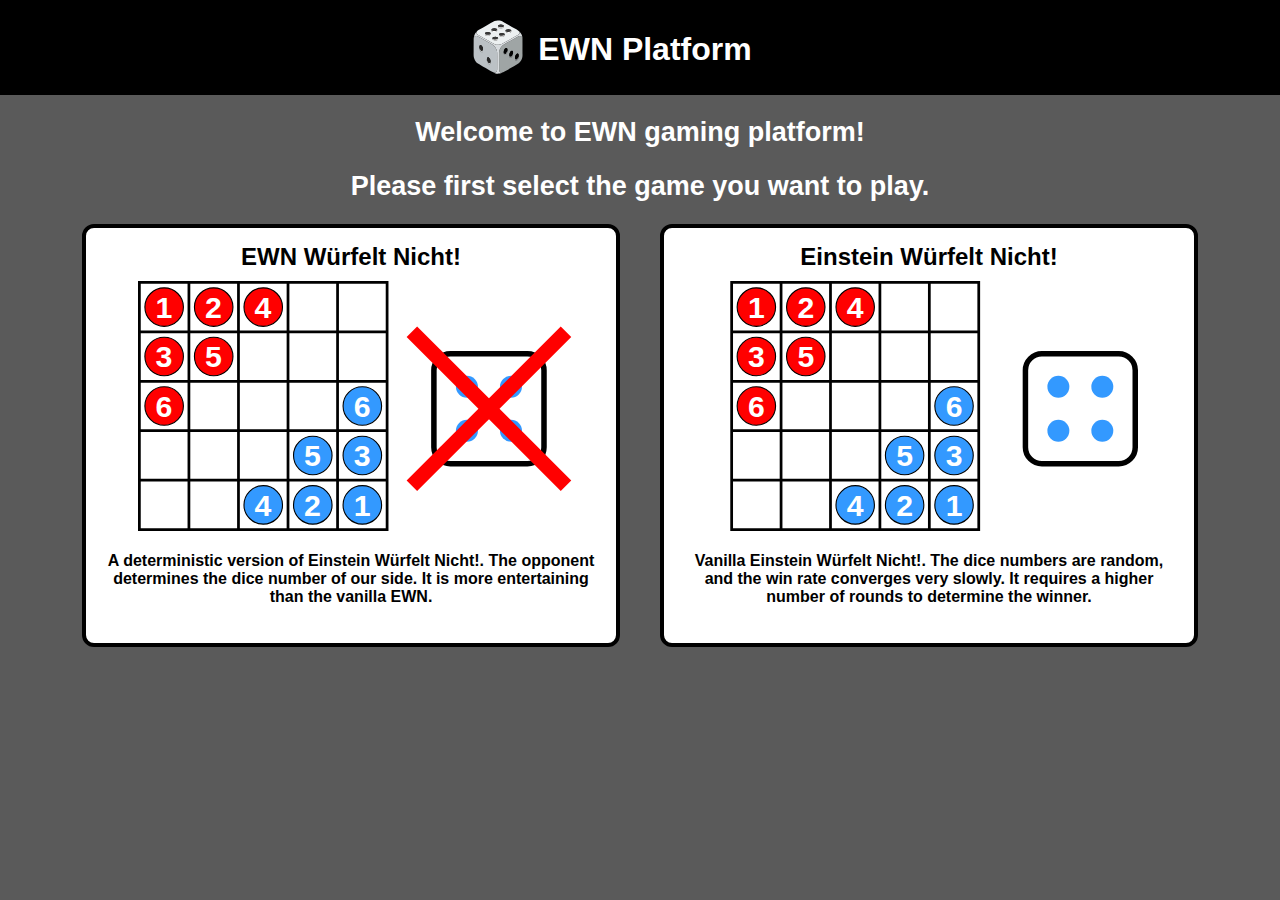
<file: index.html>
<html>

<head>
    <link rel="stylesheet" href="style.css">
    <link rel="icon" href="/EWNPlatform/figs/EWNicon.ico" type="image/x-icon" />
    <meta name="viewport" content="width=600, initial-scale=1">
    <meta name="google-site-verification" content="EXZmTUNJzMF4MkiWb81iwSxz1v90Urjm9vRy0LXzX9I" />
    <meta charset="utf-8">
    <title>EWN Platform</title>
</head>

<body>
    <header id="banner">
        <a href="" id="banner_button">
            <img src="figs/Dice.svg" height="60px" id="banner_dice">
            <h1 id="banner-text">EWN Platform</h1>
        </a>
    </header>
    <p id="device-width"></p>
    <h2 style="color:#ffffff;font-size: 27px;">Welcome to EWN gaming platform!</h2>
    <h2 style="color:#ffffff;font-size: 27px;">Please first select the game you want to play.</h2>
    <div id="button_container">
        <a href="http://140.112.30.191:16753//EWNPlatform/EWN_det/home" class="Game_button">
            <h2 style="margin: 0px; margin-bottom: 10px;">EWN Würfelt Nicht!</h2>
            <img src="figs/EWNdet.svg" height="250px" id="banner_dice">
            <h4>A deterministic version of Einstein Würfelt Nicht!. The opponent determines the dice number of our side. It is more entertaining than the vanilla EWN.</h4>
        </a>
        <a href="http://140.112.30.191:16753//EWNPlatform/EWN/home" class="Game_button">
            <h2 style="margin: 0px; margin-bottom: 10px;">Einstein Würfelt Nicht!</h2>
            <img src="figs/EWNrandom.svg" height="250px" id="banner_dice">
            <h4>Vanilla Einstein Würfelt Nicht!. The dice numbers are random, and the win rate converges very slowly. It requires a higher number of rounds to determine the winner.</h4>
        </a>
    </div>
    <script src="js/viewport.js"></script>
</body>

</html>
</file>
<file: style.css>
body {
    background-color: #5a5a5a;
    font-family: Arial, sans-serif;
    margin: 0;
    align-items: center;
    text-align: center;
}

#banner{
    min-width: 100%;
    overflow: hidden;
    background-color: #000000;
}

#banner_button{
    display: flex;
    padding:0px;
    margin: 0px;
    align-items: center;
    justify-content: center;
    text-decoration: none;
}

#banner_dice{
    margin-left: 10px;
    padding: 0px;
}

#banner-text{
    height: 32px;
    padding:10px;
    margin-right: 60px;
    display: inline;
    color:#ffffff;
}

#button_container{
    display: flex;
    flex-wrap: wrap;
    justify-content: center;
    align-items: center;
}
.Game_button{
    display: block;
    width: 500px;
    color: #000000;
    background-color: #ffffff;
    border: 4px solid #000000;
    border-radius: 12px;
    padding:15px;
    margin: 20px;
    margin-top: 0px;
    text-decoration: none;
}
.Game_button:hover {
    background-color: #45a049;
    color: #ffffff;
}
</file>
